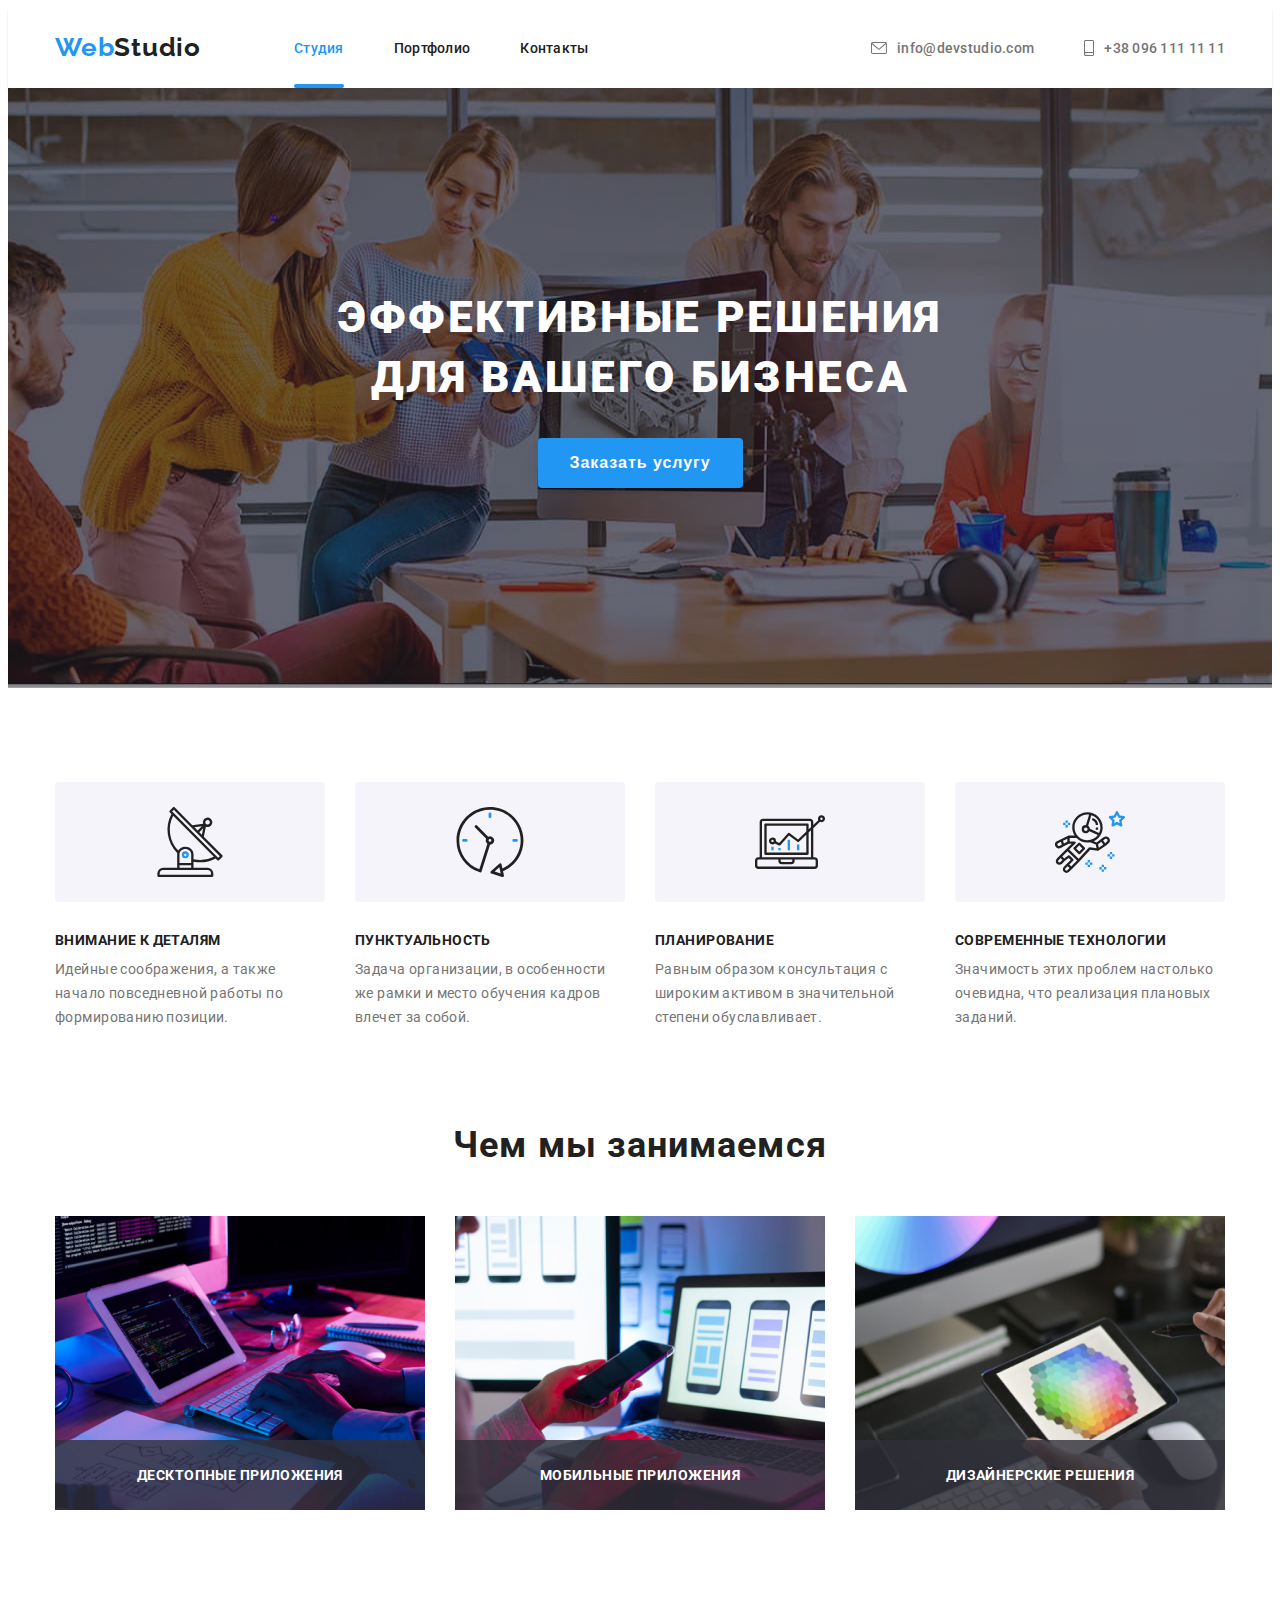
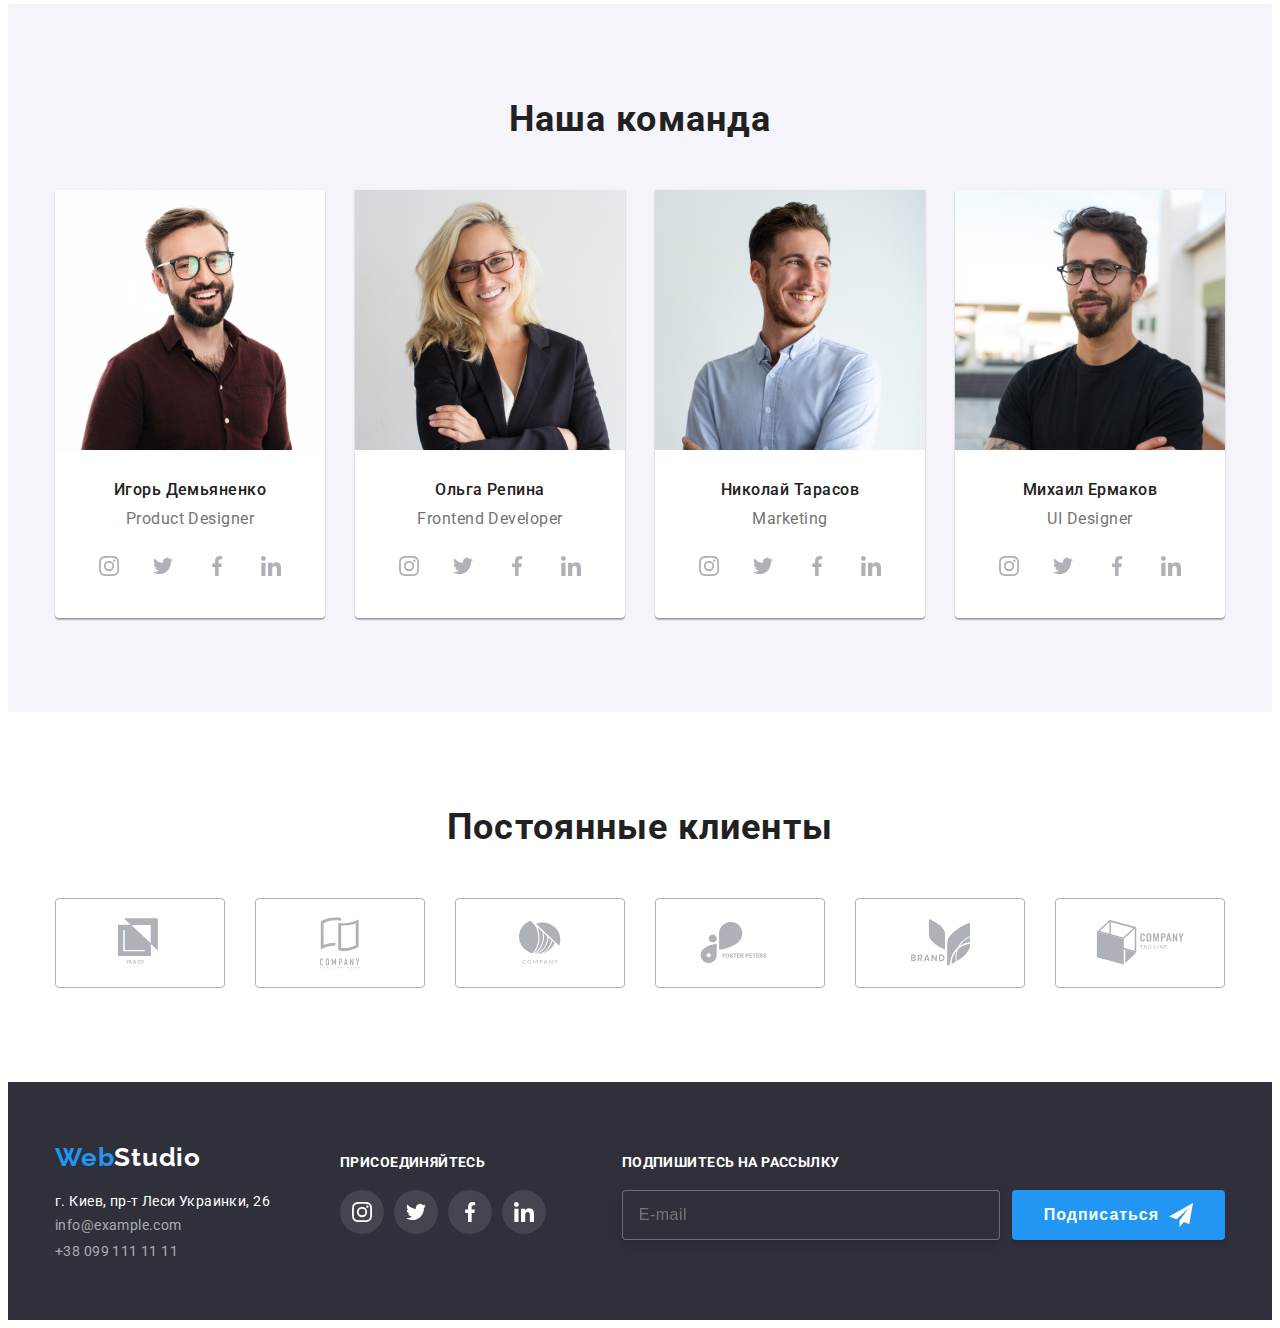
<file: index.html>
<!DOCTYPE html>
<html lang="en">
  <head>
    <meta charset="UTF-8" />
    <meta name="viewport" content="width=device-width, initial-scale=1.0" />
    <link
      rel="stylesheet"
      href="https://cdnjs.cloudflare.com/ajax/libs/modern-normalize/1.0.0/modern-normalize.min.css"
      integrity="sha512-ISS7cAi1PEhQ8jnbJpJZMd29NlhNj4AWYyLOSp2CE/CsHxTCu+r+t0D2yoJudVrd0/8fTVPUVDzY5Tvli75u/g=="
      crossorigin="anonymous"
    />
    <link rel="stylesheet" href="./css/main.min.css" />
    <link rel="preconnect" href="https://fonts.gstatic.com" />
    <link
      href="https://fonts.googleapis.com/css2?family=Raleway:wght@700&family=Roboto:wght@400;500;700;900&display=swap"
      rel="stylesheet"
    />
    <title>Студия</title>
    <link rel="shortcut icon" href="./img/title-icon.svg" />
  </head>
  <body>
    <!--Шапка сайта-->
    <header class="page-header">
      <div class="container main-nav">
        <nav class="main-nav">
          <a href="./index.html" class="logo"><span>Web</span>Studio</a>
          <ul class="site-nav">
            <li class="item">
              <a href="./index.html" class="link current">Студия</a>
            </li>
            <li class="item">
              <a href="./portfolio.html" class="link">Портфолио</a>
            </li>
            <li class="item">
              <a href="#" class="link">Контакты</a>
            </li>
          </ul>
        </nav>
        <ul class="contacts">
          <li class="item">
            <a href="mailto:info@devstudio.com" class="mail">
              <svg class="mail-icon">
                <use href="./img/symbol-defs2.svg#envelope"></use>
              </svg>
              info@devstudio.com</a
            >
          </li>
          <li class="item">
            <a href="tel:+380961111111" class="tel">
              <svg class="tel-icon">
                <use href="./img/symbol-defs2.svg#smartphone"></use></svg
              >+38 096 111 11 11</a
            >
          </li>
        </ul>
      </div>
    </header>
    <main>
      <!--Герой-->
      <section class="hero">
        <h1>
          Эффективные решения<br />
          для вашего бизнеса
        </h1>
        <div><button data-modal-open class="btn">Заказать услугу</button></div>
      </section>
      <!--Особенности-->
      <section class="specials">
        <div class="container">
          <h2>Особенности</h2>
          <ul class="specials-list">
            <li class="item antena">
              <h3>Внимание к деталям</h3>
              <p>
                Идейные соображения, а также начало повседневной работы по
                формированию позиции.
              </p>
            </li>
            <li class="item clock">
              <h3>Пунктуальность</h3>
              <p>
                Задача организации, в особенности же рамки и место обучения
                кадров влечет за собой.
              </p>
            </li>
            <li class="item diagramma">
              <h3>Планирование</h3>
              <p>
                Равным образом консультация с широким активом в значительной
                степени обуславливает.
              </p>
            </li>
            <li class="item astranavt">
              <h3>Современные технологии</h3>
              <p>
                Значимость этих проблем настолько очевидна, что реализация
                плановых заданий.
              </p>
            </li>
          </ul>
        </div>
      </section>
      <!--Чем мы занимаемся-->
      <section class="whatwedo">
        <div class="container">
          <h2>Чем мы занимаемся</h2>
          <ul class="whatwedo-list">
            <li class="item">
              <img src="./img/workphoto1.png" alt="workphoto1" width="370" />
              <h3>Десктопные приложения</h3>
            </li>
            <li class="item">
              <img src="./img/workphoto2.png" alt="workphoto2" width="370" />
              <h3>Мобильные приложения</h3>
            </li>
            <li class="item">
              <img src="./img/workphoto3.png" alt="workphoto3" width="370" />
              <h3>Дизайнерские решения</h3>
            </li>
          </ul>
        </div>
      </section>
      <!--Наша команда-->
      <section class="team">
        <div class="container">
          <h2>Наша команда</h2>
          <ul class="team-list">
            <li class="item">
              <img
                src="./img/teamcard1.jpg"
                alt="Фото Игорь Демьяненко"
                width="270"
              />
              <div class="item-name">
                <h3>Игорь Демьяненко</h3>
                <p>Product Designer</p>
              </div>
              <ul class="social-links">
                <li class="links">
                  <a href="#">
                    <svg class="icon">
                      <use href="./img/symbol-defs2.svg#instagram-2"></use>
                    </svg>
                  </a>
                </li>
                <li class="links">
                  <a href="#">
                    <svg class="icon">
                      <use href="./img/symbol-defs2.svg#twitter-1"></use>
                    </svg>
                  </a>
                </li>
                <li class="links">
                  <a href="#">
                    <svg class="icon">
                      <use href="./img/symbol-defs2.svg#facebook-1"></use>
                    </svg>
                  </a>
                </li>
                <li class="links">
                  <a href="#">
                    <svg class="icon">
                      <use href="./img/symbol-defs2.svg#linkedin-1"></use></svg
                  ></a>
                </li>
              </ul>
            </li>
            <li class="item">
              <img
                src="./img/teamcard2.jpg"
                alt="Фото Ольга Репина"
                width="270"
              />
              <div class="item-name">
                <h3>Ольга Репина</h3>
                <p>Frontend Developer</p>
              </div>
              <ul class="social-links">
                <li class="links">
                  <a href="#">
                    <svg class="icon">
                      <use href="./img/symbol-defs2.svg#instagram-2"></use>
                    </svg>
                  </a>
                </li>
                <li class="links">
                  <a href="#">
                    <svg class="icon">
                      <use href="./img/symbol-defs2.svg#twitter-1"></use>
                    </svg>
                  </a>
                </li>
                <li class="links">
                  <a href="#">
                    <svg class="icon">
                      <use href="./img/symbol-defs2.svg#facebook-1"></use>
                    </svg>
                  </a>
                </li>
                <li class="links">
                  <a href="#">
                    <svg class="icon">
                      <use href="./img/symbol-defs2.svg#linkedin-1"></use></svg
                  ></a>
                </li>
              </ul>
            </li>
            <li class="item">
              <img
                src="./img/teamcard3.jpg"
                alt="Фото Николай Тарасов"
                width="270"
              />
              <div class="item-name">
                <h3>Николай Тарасов</h3>
                <p>Marketing</p>
              </div>
              <ul class="social-links">
                <li class="links">
                  <a href="#">
                    <svg class="icon">
                      <use href="./img/symbol-defs2.svg#instagram-2"></use>
                    </svg>
                  </a>
                </li>
                <li class="links">
                  <a href="#">
                    <svg class="icon">
                      <use href="./img/symbol-defs2.svg#twitter-1"></use>
                    </svg>
                  </a>
                </li>
                <li class="links">
                  <a href="#">
                    <svg class="icon">
                      <use href="./img/symbol-defs2.svg#facebook-1"></use>
                    </svg>
                  </a>
                </li>
                <li class="links">
                  <a href="#">
                    <svg class="icon">
                      <use href="./img/symbol-defs2.svg#linkedin-1"></use></svg
                  ></a>
                </li>
              </ul>
            </li>
            <li class="item">
              <img
                src="./img/teamcard4.jpg"
                alt="Фото Михаил Ермаков"
                width="270"
              />
              <div class="item-name">
                <h3>Михаил Ермаков</h3>
                <p>UI Designer</p>
              </div>
              <ul class="social-links">
                <li class="links">
                  <a href="#">
                    <svg class="icon">
                      <use href="./img/symbol-defs2.svg#instagram-2"></use>
                    </svg>
                  </a>
                </li>
                <li class="links">
                  <a href="#">
                    <svg class="icon">
                      <use href="./img/symbol-defs2.svg#twitter-1"></use>
                    </svg>
                  </a>
                </li>
                <li class="links">
                  <a href="#">
                    <svg class="icon">
                      <use href="./img/symbol-defs2.svg#facebook-1"></use>
                    </svg>
                  </a>
                </li>
                <li class="links">
                  <a href="#">
                    <svg class="icon">
                      <use href="./img/symbol-defs2.svg#linkedin-1"></use></svg
                  ></a>
                </li>
              </ul>
            </li>
          </ul>
        </div>
      </section>
      <!--Постоянные клиенты-->
      <section class="clients">
        <div class="container">
          <h2>Постоянные клиенты</h2>
          <ul class="clients-list">
            <li class="item">
              <a href="#">
                <svg class="logo1">
                  <use href="./img/symbol-defs2.svg#logo-1"></use>
                </svg>
              </a>
            </li>
            <li class="item">
              <a href="#">
                <svg class="logo2">
                  <use href="./img/symbol-defs2.svg#logo-2"></use>
                </svg>
              </a>
            </li>
            <li class="item">
              <a href="#">
                <svg class="logo3">
                  <use href="./img/symbol-defs2.svg#logo-3"></use>
                </svg>
              </a>
            </li>
            <li class="item">
              <a href="#">
                <svg class="logo4">
                  <use href="./img/symbol-defs2.svg#logo-4"></use>
                </svg>
              </a>
            </li>
            <li class="item">
              <a href="#">
                <svg class="logo5">
                  <use href="./img/symbol-defs2.svg#logo-5"></use>
                </svg>
              </a>
            </li>
            <li class="item">
              <a href="#">
                <svg class="logo6">
                  <use href="./img/symbol-defs2.svg#logo-6"></use>
                </svg>
              </a>
            </li>
          </ul>
        </div>
      </section>
    </main>
    <footer class="footer">
      <div class="container">
        <!--Информация-->
        <div>
          <a href="./index.html" class="logo"><span>Web</span>Studio</a>
          <address>
            <p>г. Киев, пр-т Леси Украинки, 26</p>
            <ul>
              <li>
                <a href="mailto:info@example.com" class="address-mail"
                  >info@example.com</a
                >
              </li>
              <li>
                <a href="tel:+380991111111""
                  >+38 099 111 11 11</a
                >
              </li>
            </ul>
          </address>
        </div>
        <!--Соц.сети-->
        <div class="join-webs">
          <h3>присоединяйтесь</h3>
          <ul class="social-links">
            <li class="links">
              <a href="#">
                <svg class="icon">
                  <use href="./img/symbol-defs2.svg#instagram-2"></use>
                </svg>
              </a>
            </li>
            <li class="links">
              <a href="#">
                <svg class="icon">
                  <use href="./img/symbol-defs2.svg#twitter-1"></use>
                </svg>
              </a>
            </li>
            <li class="links">
              <a href="#">
                <svg class="icon">
                  <use href="./img/symbol-defs2.svg#facebook-1"></use>
                </svg>
              </a>
            </li>
            <li class="links">
              <a href="#">
                <svg class="icon">
                  <use href="./img/symbol-defs2.svg#linkedin-1"></use></svg
              ></a>
            </li>
          </ul>
        </div>
        <!--Рассылка-->
        <form class="footer-form" action="#">
          <label for="mail">Подпишитесь на рассылку</label>
          <div class="form-subs">
            <input
              class="footer-email"
              type="email"
              name="mail"
              id="mail"
              placeholder="E-mail"
            />
            <button type="submit" class="btn">
              Подписаться
              <svg class="airplane-icon">
                <use href="./img/icon-2.svg#airplane"></use>
              </svg>
            </button>
          </div>
        </form>
      </div>
    </footer>
    <div class="backdrop is-hidden" data-modal>
      <div class="data-modal">
        <button class="data-modal-close" data-modal-close>
          <svg class="close-black">
            <use href="./img/icon-2.svg#close-black"></use>
          </svg>
        </button>
        <form action="#" class="modal-form">
          <h3>Оставьте свои данные, мы вам перезвоним</h3>
          <label for="name">Имя</label>
          <div class="form-field">
            <svg class="input-icon">
              <use href="./img/icon-2.svg#person-black"></use>
            </svg>
            <input class="modal-input" type="text" id="name" name="name" />
          </div>
          <label for="tel">Телефон</label>
          <div class="form-field">
            <svg class="input-icon">
              <use href="./img/icon-2.svg#phone-black"></use>
            </svg>
            <input class="modal-input" type="tel" id="tel" name="telephone" />
          </div>
          <label for="email">Почта</label>
          <div class="form-field">
            <svg class="input-icon">
              <use href="./img/icon-2.svg#email-black"></use>
            </svg>
            <input class="modal-input" type="email" id="email" name="email" />
          </div>
          <label for="comment">Комментарий</label>
          <textarea
            class="comment"
            name="comment"
            id="comment"
            placeholder="Введите текст"
          ></textarea>
          <label class="modal-agreement">
            <input type="checkbox" name="agree" class="checkbox" />
            <span class="icon-check"></span>
            <span>Соглашаюсь с рассылкой и принимаю</span>
            <a href="#">Условия договора</a>
          </label>
          <button type="submit" class="btn-modal btn">Отправить</button>
        </form>
      </div>
    </div>
    <script src="./js/modal.js"></script>
  </body>
</html>
</file>
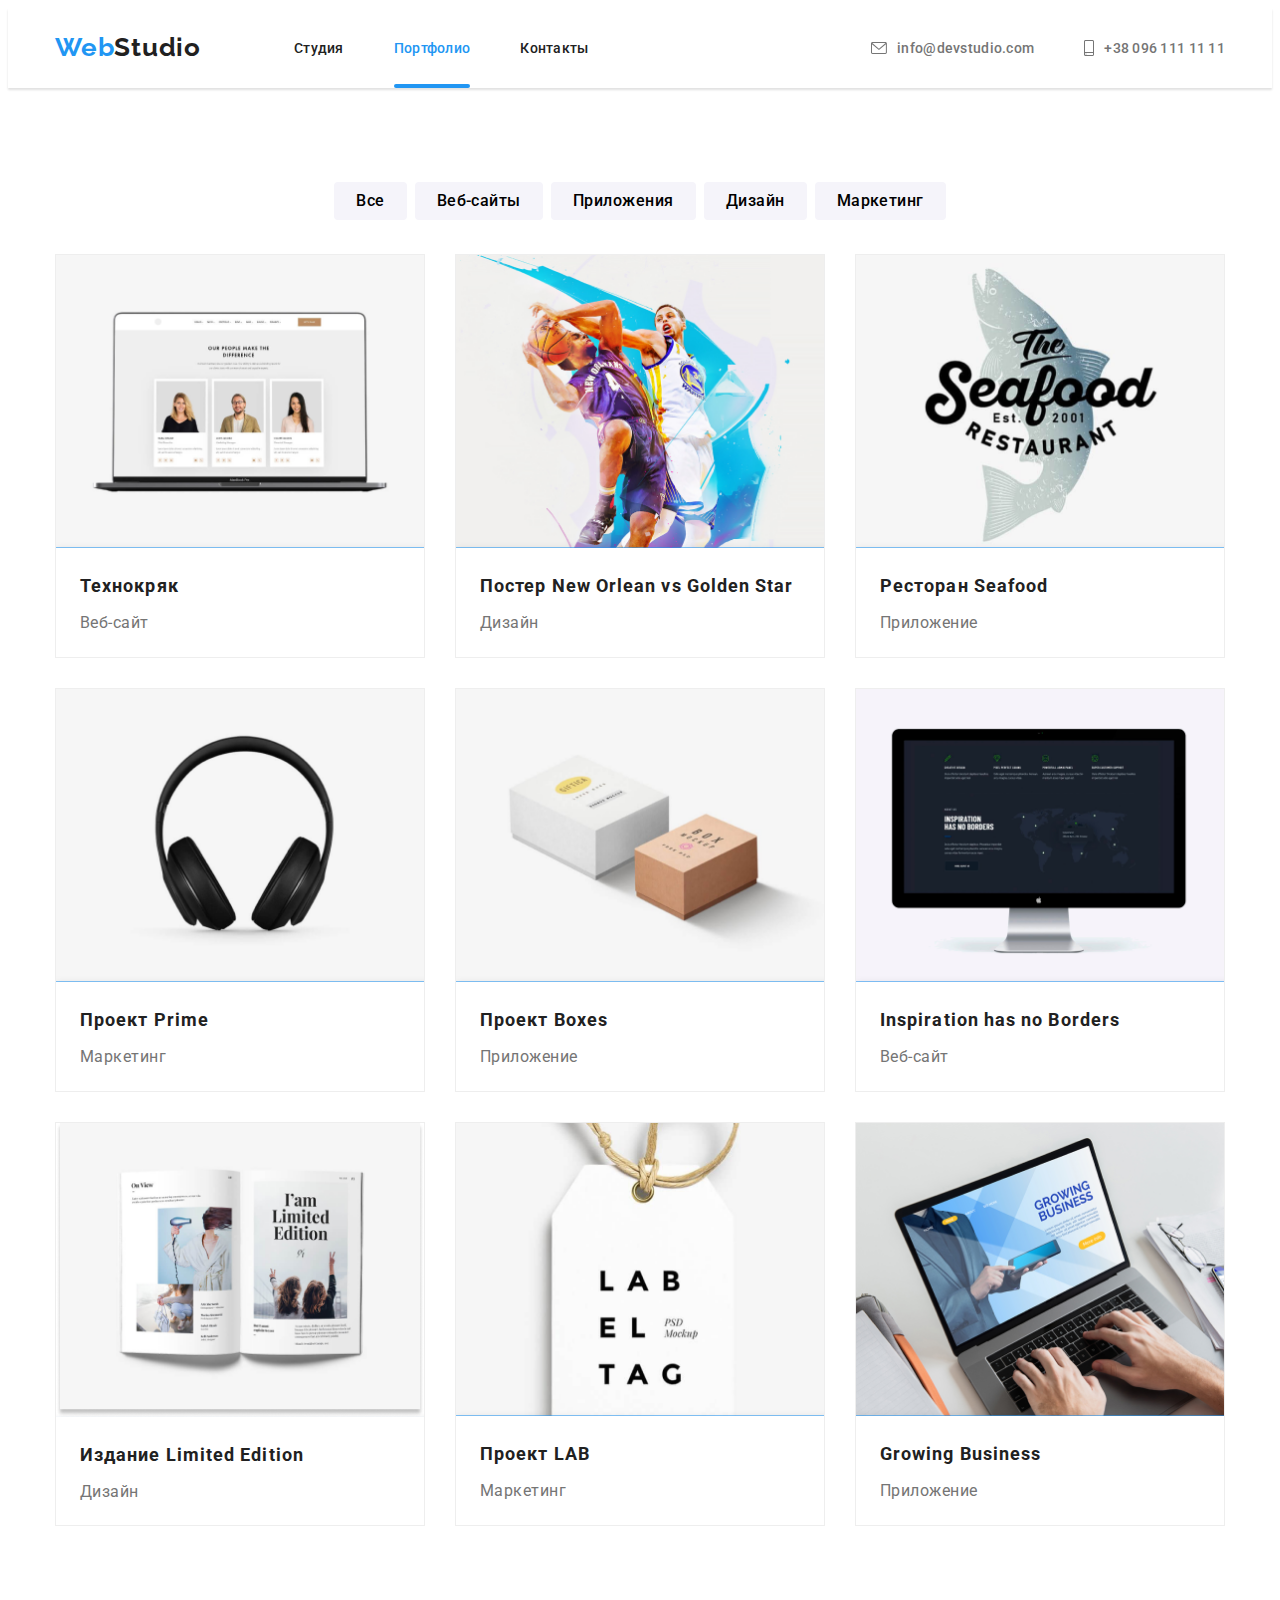
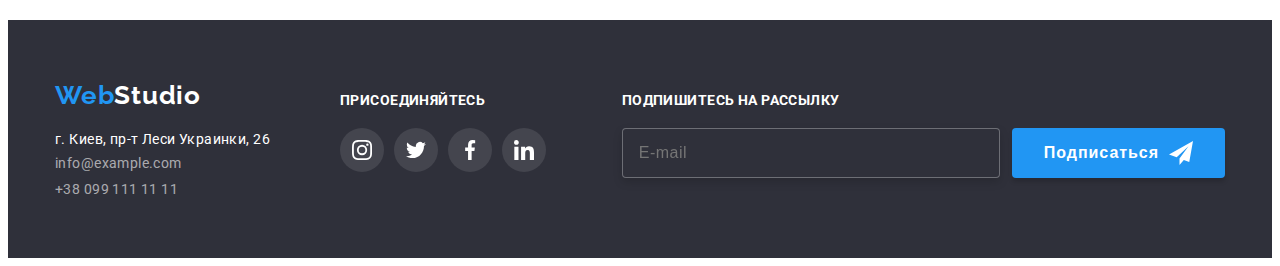
<file: portfolio.html>
<!DOCTYPE html>
<html lang="en">
  <head>
    <meta charset="UTF-8" />
    <meta name="viewport" content="width=device-width, initial-scale=1.0" />
    <link
      rel="stylesheet"
      href="https://cdnjs.cloudflare.com/ajax/libs/modern-normalize/1.0.0/modern-normalize.min.css"
      integrity="sha512-ISS7cAi1PEhQ8jnbJpJZMd29NlhNj4AWYyLOSp2CE/CsHxTCu+r+t0D2yoJudVrd0/8fTVPUVDzY5Tvli75u/g=="
      crossorigin="anonymous"
    />
    <link rel="stylesheet" href="./css/main.min.css" />
    <link rel="preconnect" href="https://fonts.gstatic.com" />
    <link
      href="https://fonts.googleapis.com/css2?family=Raleway:wght@700&family=Roboto:wght@400;500;700;900&display=swap"
      rel="stylesheet"
    />
    <title>Порфолио</title>
    <link rel="shortcut icon" href="./img/title-icon.svg" />
  </head>
  <body>
    <header class="page-header">
      <div class="container main-nav">
        <nav class="main-nav">
          <a href="./index.html" class="logo"><span>Web</span>Studio</a>
          <ul class="site-nav list">
            <li class="item">
              <a href="./index.html" class="link">Студия</a>
            </li>
            <li class="item">
              <a href="./portfolio.html" class="link current">Портфолио</a>
            </li>
            <li class="item">
              <a href="#" class="main-nav-contacts link">Контакты</a>
            </li>
          </ul>
        </nav>
        <ul class="contacts">
          <li class="item">
            <a href="mailto:info@devstudio.com" class="mail">
              <svg class="mail-icon">
                <use href="./img/symbol-defs2.svg#envelope"></use>
              </svg>
              info@devstudio.com</a
            >
          </li>
          <li class="item">
            <a href="tel:+380961111111" class="tel">
              <svg class="tel-icon">
                <use href="./img/symbol-defs2.svg#smartphone"></use></svg
              >+38 096 111 11 11</a
            >
          </li>
        </ul>
      </div>
    </header>
    <main>
      <section class="portfolio-main">
        <div class="sort container">
          <ul class="sort-list">
            <li class="item">
              <button>Все</button>
            </li>
            <li class="item">
              <button>Веб-сайты</button>
            </li>
            <li class="item">
              <button>Приложения</button>
            </li>
            <li class="item">
              <button>Дизайн</button>
            </li>
            <li class="item">
              <button>Маркетинг</button>
            </li>
          </ul>
        </div>
        <div class="cards container">
          <ul class="cards-list">
            <li class="item">
              <a href="#">
                <div>
                  <div class="img-overlay">
                    <img src="./img/card1.png" alt="Фото проекта" width="370" />
                    <div class="overlay">
                      <p>
                        Технокряк это современная площадка распространения
                        коронавируса. Компании используют эту платформу для
                        цифрового шпионажа и атак на защищённые сервера
                        конкурентов.
                      </p>
                    </div>
                  </div>
                  <div class="item-name">
                    <h3 class="cards-name">Технокряк</h3>
                    <p class="cards-sort">Веб-сайт</p>
                  </div>
                </div>
              </a>
            </li>
            <li class="item">
              <a href="#">
                <div>
                  <div class="img-overlay">
                    <img src="./img/card2.png" alt="Фото проекта" width="370" />
                    <div class="overlay">
                      <p>
                        Технокряк это современная площадка распространения
                        коронавируса. Компании используют эту платформу для
                        цифрового шпионажа и атак на защищённые сервера
                        конкурентов.
                      </p>
                    </div>
                  </div>
                  <div class="item-name">
                    <h3 class="cards-name">Постер New Orlean vs Golden Star</h3>
                    <p class="cards-sort">Дизайн</p>
                  </div>
                </div>
              </a>
            </li>
            <li class="item">
              <a href="#">
                <div>
                  <div class="img-overlay">
                    <img src="./img/card3.png" alt="Фото проекта" width="370" />
                    <div class="overlay">
                      <p>
                        Технокряк это современная площадка распространения
                        коронавируса. Компании используют эту платформу для
                        цифрового шпионажа и атак на защищённые сервера
                        конкурентов.
                      </p>
                    </div>
                  </div>
                  <div class="item-name">
                    <h3 class="cards-name">Ресторан Seafood</h3>
                    <p class="cards-sort">Приложение</p>
                  </div>
                </div>
              </a>
            </li>
            <li class="item">
              <a href="#">
                <div>
                  <div class="img-overlay">
                    <img src="./img/card4.png" alt="Фото проекта" width="370" />
                    <div class="overlay">
                      <p>
                        Технокряк это современная площадка распространения
                        коронавируса. Компании используют эту платформу для
                        цифрового шпионажа и атак на защищённые сервера
                        конкурентов.
                      </p>
                    </div>
                  </div>
                  <div class="item-name">
                    <h3 class="cards-name">Проект Prime</h3>
                    <p class="cards-sort">Маркетинг</p>
                  </div>
                </div>
              </a>
            </li>
            <li class="item">
              <a href="#">
                <div>
                  <div class="img-overlay">
                    <img src="./img/card5.png" alt="Фото проекта" width="370" />
                    <div class="overlay">
                      <p>
                        Технокряк это современная площадка распространения
                        коронавируса. Компании используют эту платформу для
                        цифрового шпионажа и атак на защищённые сервера
                        конкурентов.
                      </p>
                    </div>
                  </div>
                  <div class="item-name">
                    <h3 class="cards-name">Проект Boxes</h3>
                    <p class="cards-sort">Приложение</p>
                  </div>
                </div>
              </a>
            </li>
            <li class="item">
              <a href="#">
                <div>
                  <div class="img-overlay">
                    <img src="./img/card6.png" alt="Фото проекта" width="370" />
                    <div class="overlay">
                      <p>
                        Технокряк это современная площадка распространения
                        коронавируса. Компании используют эту платформу для
                        цифрового шпионажа и атак на защищённые сервера
                        конкурентов.
                      </p>
                    </div>
                  </div>
                  <div class="item-name">
                    <h3 class="cards-name">Inspiration has no Borders</h3>
                    <p class="cards-sort">Веб-сайт</p>
                  </div>
                </div>
              </a>
            </li>
            <li class="item">
              <a href="#">
                <div>
                  <div class="img-overlay">
                    <img src="./img/card7.png" alt="Фото проекта" width="370" />
                    <div class="overlay">
                      <p>
                        Технокряк это современная площадка распространения
                        коронавируса. Компании используют эту платформу для
                        цифрового шпионажа и атак на защищённые сервера
                        конкурентов.
                      </p>
                    </div>
                  </div>
                  <div class="item-name">
                    <h3 class="cards-name">Издание Limited Edition</h3>
                    <p class="cards-sort">Дизайн</p>
                  </div>
                </div>
              </a>
            </li>
            <li class="item">
              <a href="#">
                <div>
                  <div class="img-overlay">
                    <img src="./img/card8.png" alt="Фото проекта" width="370" />
                    <div class="overlay">
                      <p>
                        Технокряк это современная площадка распространения
                        коронавируса. Компании используют эту платформу для
                        цифрового шпионажа и атак на защищённые сервера
                        конкурентов.
                      </p>
                    </div>
                  </div>
                  <div class="item-name">
                    <h3 class="cards-name">Проект LAB</h3>
                    <p class="cards-sort">Маркетинг</p>
                  </div>
                </div>
              </a>
            </li>
            <li class="item">
              <a href="#">
                <div>
                  <div class="img-overlay">
                    <img src="./img/card9.png" alt="Фото проекта" width="370" />
                    <div class="overlay">
                      <p>
                        Технокряк это современная площадка распространения
                        коронавируса. Компании используют эту платформу для
                        цифрового шпионажа и атак на защищённые сервера
                        конкурентов.
                      </p>
                    </div>
                  </div>
                  <div class="item-name">
                    <h3 class="cards-name">Growing Business</h3>
                    <p class="cards-sort">Приложение</p>
                  </div>
                </div>
              </a>
            </li>
          </ul>
        </div>
      </section>
    </main>
    <footer class="footer">
      <div class="container">
        <!--Информация-->
        <div>
          <a href="./index.html" class="logo"><span>Web</span>Studio</a>
          <address class="footer-address">
            <p>г. Киев, пр-т Леси Украинки, 26</p>
            <ul>
              <li>
                <a href="mailto:info@example.com" class="address-mail"
                  >info@example.com</a
                >
              </li>
              <li>
                <a href="tel:+380991111111" class="address-tel"
                  >+38 099 111 11 11</a
                >
              </li>
            </ul>
          </address>
        </div>
        <!--Соц.сети-->
        <div class="join-webs">
          <h3>присоединяйтесь</h3>
          <ul class="social-links">
            <li class="inst links">
              <a href="#">
                <svg class="inst-icon icon">
                  <use href="./img/symbol-defs2.svg#instagram-2"></use>
                </svg>
              </a>
            </li>
            <li class="twitter links">
              <a href="#">
                <svg class="twiter-icon icon">
                  <use href="./img/symbol-defs2.svg#twitter-1"></use>
                </svg>
              </a>
            </li>
            <li class="facebook links">
              <a href="#">
                <svg class="facebook-icon icon">
                  <use href="./img/symbol-defs2.svg#facebook-1"></use>
                </svg>
              </a>
            </li>
            <li class="linkedin links">
              <a href="#">
                <svg class="linkedin-icon icon">
                  <use href="./img/symbol-defs2.svg#linkedin-1"></use></svg
              ></a>
            </li>
          </ul>
        </div>
        <!--Рассылка-->
        <form class="footer-form" action="#">
          <label for="mail">Подпишитесь на рассылку</label>
          <div class="form-subs">
            <input
              class="footer-email"
              type="email"
              name="mail"
              id="mail"
              placeholder="E-mail"
            />
            <button type="submit" class="btn-subscribe btn">
              Подписаться
              <svg class="airplane-icon">
                <use href="./img/icon-2.svg#airplane"></use>
              </svg>
            </button>
          </div>
        </form>
      </div>
    </footer>
  </body>
</html>
</file>
<file: css/main.min.css>
body{font-family:Roboto, sans-serif;font-style:normal;text-decoration:none;color:#212121}img{display:block;max-width:100%;height:auto}nav,section,div,h1,h2,h3,h4,h5,h6,ul,li p{margin-bottom:0;margin-top:0}ul{list-style-type:none;margin-left:0;padding-left:0}body a{text-decoration:none}.container{margin-left:auto;margin-right:auto;width:1170px}a{color:#212121}.contacts a,.site-nav a,.btn,.clients-list a,.social-links a,.sort button,.cards-list .item,.overlay,.backdrop,.data-modal-close,.modal-form .comment,.modal-form .modal-input,.form-field .input-icon,.modal-agreement .icon-check{-webkit-transition-duration:250ms;transition-duration:250ms;-webkit-transition-timing-function:cubic-bezier(0.4, 0, 0.2, 1);transition-timing-function:cubic-bezier(0.4, 0, 0.2, 1)}.page-header{background-color:#ffffff;-webkit-box-shadow:0px 2px 2px rgba(0,0,0,0.12);box-shadow:0px 2px 2px rgba(0,0,0,0.12)}nav ul :hover{color:#2196f3;-webkit-filter:drop-shadow(0px 4px 4px rgba(0,0,0,0.25));filter:drop-shadow(0px 4px 4px rgba(0,0,0,0.25))}.main-nav{display:-webkit-box;display:-ms-flexbox;display:flex;-webkit-box-align:center;-ms-flex-align:center;align-items:center}.main-nav .item{position:relative}.contacts{display:-webkit-box;display:-ms-flexbox;display:flex;margin-left:auto}.contacts .item{display:-webkit-inline-box;display:-ms-inline-flexbox;display:inline-flex;-webkit-box-align:center;-ms-flex-align:center;align-items:center;font-weight:500;font-size:14px;line-height:16px;letter-spacing:0.02em}.contacts .item:not(:last-child){margin-right:50px}.contacts .mail{display:-webkit-inline-box;display:-ms-inline-flexbox;display:inline-flex;-webkit-box-align:center;-ms-flex-align:center;align-items:center}.contacts .tel{display:-webkit-inline-box;display:-ms-inline-flexbox;display:inline-flex;-webkit-box-align:center;-ms-flex-align:center;align-items:center}.contacts .mail-icon{height:12px;width:16px;margin-right:10px}.contacts .tel-icon{height:16px;width:10px;margin-right:10px}.contacts a{display:block;padding-top:32px;padding-bottom:32px;color:#757575;fill:currentColor}.contacts a:hover{color:#2196f3;fill:currentColor;-webkit-filter:drop-shadow(0px 4px 4px rgba(0,0,0,0.25));filter:drop-shadow(0px 4px 4px rgba(0,0,0,0.25))}.site-nav{display:-webkit-box;display:-ms-flexbox;display:flex;margin-left:93px}.site-nav .item:not(:last-child){margin-right:50px}.site-nav a{display:block;padding-top:32px;padding-bottom:32px;font-weight:500;font-size:14px;line-height:16.41px;letter-spacing:0.02em}.site-nav .link.current::after{display:block;position:absolute;left:0;bottom:0;content:"";width:100%;height:4px;border-radius:2px;background-color:#2196f3}.site-nav .link.current{color:#2196f3}.logo{padding-top:24px;padding-bottom:25px;font-family:Raleway;font-weight:700;font-size:26px;line-height:31px;letter-spacing:0.03em}.logo span{color:#2196f3}.hero{padding-top:200px;padding-bottom:200px;margin-left:auto;margin-right:auto;color:#ffffff;background-image:-webkit-gradient(linear, left top, left bottom, from(rgba(47,48,58,0.4)), to(rgba(47,48,58,0.4))),url(../img/fon.jpg);background-image:linear-gradient(rgba(47,48,58,0.4), rgba(47,48,58,0.4)),url(../img/fon.jpg);background-color:#c4c4c4;background-repeat:no-repeat;background-position:center;max-width:1600px}.hero>h1{font-weight:900;font-size:44px;line-height:1.36;text-align:center;letter-spacing:0.06em;text-transform:uppercase;margin-bottom:30px;margin-left:auto;margin-right:auto}.hero>div{text-align:center;margin-right:auto;margin-left:auto}.btn{padding:10px 32px;font-weight:700;font-size:16px;line-height:1.87;letter-spacing:0.06em;color:#ffffff;background:#2196f3;border:0px;border-radius:4px;-webkit-box-shadow:0px 4px 4px rgba(0,0,0,0.15);box-shadow:0px 4px 4px rgba(0,0,0,0.15)}.btn:hover,.btn:focus{background:#188ce8;cursor:pointer}.specials{padding-top:94px;padding-bottom:94px}.specials h2{display:none}.specials h3{font-weight:700;font-size:14px;line-height:16px;letter-spacing:0.03em;text-transform:uppercase;margin-bottom:10px}.specials p{font-size:14px;line-height:1.71;letter-spacing:0.03em;color:#757575}.specials-list{display:-webkit-box;display:-ms-flexbox;display:flex}.specials-list .item{display:block;width:270px}.specials-list .item:not(:last-child){margin-right:30px}.specials-list .item::before{content:"";display:block;background-color:#f5f4fa;height:120px;margin-bottom:30px;border-radius:4px;background-repeat:no-repeat;background-position:center}.specials-list .antena::before{background-image:url(../img/antenna1.svg)}.specials-list .clock::before{background-image:url(../img/clock1.svg)}.specials-list .diagramma::before{background-image:url(../img/diagram1.svg)}.specials-list .astranavt::before{background-image:url(../img/astronaut1.svg)}.clients{padding-bottom:94px;padding-top:94px}.clients h2{margin-bottom:50px;text-align:center;font-weight:700;font-size:36px;line-height:42px;letter-spacing:0.03em}.clients-list{display:-webkit-box;display:-ms-flexbox;display:flex;-webkit-box-align:center;-ms-flex-align:center;align-items:center;-webkit-box-pack:center;-ms-flex-pack:center;justify-content:center}.clients-list a{display:-webkit-box;display:-ms-flexbox;display:flex;-webkit-box-align:center;-ms-flex-align:center;align-items:center;-webkit-box-pack:center;-ms-flex-pack:center;justify-content:center;-webkit-box-sizing:border-box;box-sizing:border-box;padding-top:32px;padding-bottom:32px;height:90px;width:170px;color:#757575;border:1px solid #afb1b8;border-radius:4px;fill:#afb1b8}.clients-list a:hover{-webkit-filter:drop-shadow(0px 4px 4px rgba(0,0,0,0.25));filter:drop-shadow(0px 4px 4px rgba(0,0,0,0.25));fill:#2196f3;border:1px solid #2196f3}.clients-list .item:not(:last-child){margin-right:30px}.logo1{width:44px;height:49px}.logo2{width:40px;height:52px}.logo3{width:42px;height:51px}.logo4{width:80px;height:42px}.logo5{width:59px;height:47px}.logo6{width:89px;height:45px}.whatwedo{padding-bottom:94px}.whatwedo h2{margin-bottom:50px;font-weight:700;font-size:36px;line-height:42px;letter-spacing:0.03em;text-align:center}.whatwedo h3{position:absolute;left:0;bottom:0;width:100%;padding-top:27px;padding-bottom:27px;font-weight:700;font-size:14px;line-height:16px;text-align:center;letter-spacing:0.03em;text-transform:uppercase;color:#ffffff;background-color:rgba(47,48,58,0.8)}.whatwedo-list{display:-webkit-box;display:-ms-flexbox;display:flex}.whatwedo-list .item{display:block;position:relative}.whatwedo-list .item:not(:last-child){margin-right:30px}.team{padding-top:94px;padding-bottom:94px;text-align:center;background:#f5f4fa}.team h2{margin-bottom:50px;text-align:center;font-weight:700;font-size:36px;line-height:42px;letter-spacing:0.03em}.team h3{margin-bottom:10px;font-weight:500;font-size:16px;line-height:19px;letter-spacing:0.03em}.team p{font-size:16px;line-height:19px;letter-spacing:0.03em;color:#757575}.team-list{display:-webkit-box;display:-ms-flexbox;display:flex}.team-list .item{background:#ffffff;-webkit-box-shadow:0px 1px 3px rgba(0,0,0,0.12),0px 1px 1px rgba(0,0,0,0.14),0px 2px 1px rgba(0,0,0,0.2);box-shadow:0px 1px 3px rgba(0,0,0,0.12),0px 1px 1px rgba(0,0,0,0.14),0px 2px 1px rgba(0,0,0,0.2);border-radius:0px 0px 4px 4px}.team-list .item .item-name{padding-top:30px}.team-list .item:not(:last-child){margin-right:30px}.social-links{padding-top:16px;padding-bottom:30px;display:-webkit-box;display:-ms-flexbox;display:flex;-webkit-box-align:center;-ms-flex-align:center;align-items:center;-webkit-box-pack:center;-ms-flex-pack:center;justify-content:center}.social-links a{display:-webkit-box;display:-ms-flexbox;display:flex;-webkit-box-align:center;-ms-flex-align:center;align-items:center;-webkit-box-pack:center;-ms-flex-pack:center;justify-content:center;width:44px;height:44px;border-radius:50%;fill:#afb1b8}.social-links a:hover{background-color:#2196f3;fill:#ffffff}.social-links .icon{width:20px;height:20px}.social-links .links:not(:last-child){margin-right:10px}.footer .logo{display:block;margin-bottom:20px;padding:0;color:#ffffff}.footer .container{display:-webkit-box;display:-ms-flexbox;display:flex}footer{display:block;padding-top:60px;padding-bottom:60px;background:#2f303a}footer .social-links{padding-top:0;padding-bottom:0}footer .social-links a{background-color:rgba(255,255,255,0.1);fill:#ffffff}address p{margin-bottom:8px;font-size:14px;letter-spacing:0.03em;font-style:normal;color:#ffffff}address a{font-size:14px;letter-spacing:0.03em;font-style:normal;color:rgba(255,255,255,0.6)}address .address-mail{margin-bottom:8px;display:block}.join-webs h3,.footer-form label{padding-top:12px;margin-bottom:20px;font-size:14px;letter-spacing:0.03em;font-weight:700;line-height:16px;text-transform:uppercase;color:#ffffff}.join-webs{margin-left:70px}.footer-form{margin-left:auto;margin-right:0}.footer-form label{display:inline-block;padding-top:12px;margin-bottom:20px}.form-subs{display:-webkit-box;display:-ms-flexbox;display:flex}.form-subs .btn{display:-webkit-inline-box;display:-ms-inline-flexbox;display:inline-flex;-webkit-box-align:center;-ms-flex-align:center;align-items:center}.form-subs .btn .airplane-icon{margin-left:10px;width:24px;height:24px}.form-subs .footer-email{display:-webkit-box;display:-ms-flexbox;display:flex;-webkit-box-pack:center;-ms-flex-pack:center;justify-content:center;padding-left:16px;margin-right:12px;width:358px;border:1px solid rgba(255,255,255,0.3);border-radius:4px;font-size:16px;letter-spacing:0.03em;line-height:1.25;color:rgba(255,255,255,0.6);background-color:#2f303a;-webkit-filter:drop-shadow(0px 4px 4px rgba(0,0,0,0.15));filter:drop-shadow(0px 4px 4px rgba(0,0,0,0.15))}.sort{padding-top:94px;padding-bottom:34px}.sort button{text-align:center;padding-top:6px;padding-bottom:6px;padding-right:22px;padding-left:22px;background:#f5f4fa;border-radius:4px;border-color:#f5f4fa;border-style:none;font-family:Roboto;font-weight:500;font-size:16px;line-height:1.62;letter-spacing:0.03em}.sort button:hover,.sort button:focus{background-color:#2196f3;-webkit-box-shadow:0px 3px 1px rgba(0,0,0,0.1),0px 1px 2px rgba(0,0,0,0.08),0px 2px 2px rgba(0,0,0,0.12);box-shadow:0px 3px 1px rgba(0,0,0,0.1),0px 1px 2px rgba(0,0,0,0.08),0px 2px 2px rgba(0,0,0,0.12);border-radius:4px;color:#ffffff;text-shadow:0px 4px 4px rgba(0,0,0,0.25)}.sort-list{display:-webkit-box;display:-ms-flexbox;display:flex;-webkit-box-pack:center;-ms-flex-pack:center;justify-content:center}.sort-list .item:not(:last-child){margin-right:8px}.cards{padding-bottom:94px}.cards-sort{font-size:16px;line-height:1.87;letter-spacing:0.03em;color:#757575}.cards-name{font-weight:700;font-size:18px;line-height:2;letter-spacing:0.06em;margin-bottom:4px}.cards-list{display:-webkit-box;display:-ms-flexbox;display:flex;-ms-flex-wrap:wrap;flex-wrap:wrap}.cards-list .item{width:calc((100% - 60px) / 3);height:404px;background:#ffffff;border:1px solid #eeeeee;-webkit-box-sizing:border-box;box-sizing:border-box;margin-right:30px;margin-bottom:30px}.cards-list .item:nth-child(3n){margin-right:0}.cards-list .item:nth-last-child(-n+3){margin-bottom:0}.cards-list .item-name{padding:20px 24px}.cards-list .item:hover{-webkit-filter:drop-shadow(0px 4px 4px rgba(0,0,0,0.25));filter:drop-shadow(0px 4px 4px rgba(0,0,0,0.25))}.cards-list .item:hover .overlay{-webkit-transform:translateY(0);transform:translateY(0)}.overlay{position:absolute;display:-webkit-box;display:-ms-flexbox;display:flex;-webkit-box-align:center;-ms-flex-align:center;align-items:center;justify-items:center;top:0;left:0;width:100%;height:100%;background-color:rgba(33,150,243,0.9);-webkit-filter:drop-shadow(0px 4px 4px rgba(0,0,0,0.25));filter:drop-shadow(0px 4px 4px rgba(0,0,0,0.25));padding-left:24px;padding-right:24px;font-size:18px;line-height:1.56;letter-spacing:0.03em;color:#ffffff;-webkit-transform:translateY(100%);transform:translateY(100%)}.img-overlay{position:relative;overflow:hidden}.backdrop{position:fixed;width:100%;height:100%;top:0;left:0;background:rgba(0,0,0,0.2)}.backdrop.is-hidden{opacity:0;pointer-events:none}.data-modal{position:absolute;top:50%;left:50%;-webkit-transform:translate(-50%, -50%);transform:translate(-50%, -50%);background-color:#ffffff;-webkit-box-shadow:0px 1px 3px rgba(0,0,0,0.12),0px 1px 1px rgba(0,0,0,0.14),0px 2px 1px rgba(0,0,0,0.2);box-shadow:0px 1px 3px rgba(0,0,0,0.12),0px 1px 1px rgba(0,0,0,0.14),0px 2px 1px rgba(0,0,0,0.2);border-radius:4px}.data-modal-close{position:absolute;top:8px;right:8px;width:30px;height:30px;border:0;border-radius:50%;border:1px solid rgba(0,0,0,0.1);padding:0;display:-webkit-box;display:-ms-flexbox;display:flex;-webkit-box-align:center;-ms-flex-align:center;align-items:center;-webkit-box-pack:center;-ms-flex-pack:center;justify-content:center}.data-modal-close:hover{fill:#2196f3;cursor:pointer}.data-modal-close .close-black{height:18px;width:18px}.modal-form{padding:40px}.modal-form *{display:block}.modal-form h3{text-align:center;margin-bottom:12px}.modal-form .comment{resize:none;width:448px;height:120px;padding:12px 16px;margin-bottom:20px;border:1px solid rgba(33,33,33,0.2);-webkit-box-sizing:border-box;box-sizing:border-box;border-radius:4px;font-family:Roboto;font-size:12px;line-height:14px;letter-spacing:0.01em;color:rgba(117,117,117,0.5)}.modal-form .comment:hover{border:1px solid #2196f3;cursor:pointer}.modal-form label{font-size:12px;line-height:14px;letter-spacing:0.01em;color:#757575;padding-bottom:4px}.modal-form .modal-input{margin-bottom:10px;padding:0;padding-left:42px;width:100%;height:40px;border:1px solid rgba(33,33,33,0.2);border-radius:4px}.modal-form .modal-input:hover,.modal-form .modal-input:focus{border:1px solid #2196f3;cursor:pointer}.modal-form .btn-modal{margin-left:auto;margin-right:auto;margin-top:30px;padding:10px 56px;-webkit-box-sizing:border-box;box-sizing:border-box}.modal-form .modal-agreement{display:-webkit-box;display:-ms-flexbox;display:flex;-webkit-box-align:center;-ms-flex-align:center;align-items:center;padding:0;font-size:14px;letter-spacing:0.03em;line-height:1.71;color:#757575}.form-field{position:relative}.form-field:hover .input-icon,.form-field:focus-within .input-icon{fill:#2196f3}.form-field .input-icon{position:absolute;display:inline-block;top:50%;left:12px;-webkit-transform:translateY(-50%);transform:translateY(-50%);width:18px;height:18px}.modal-agreement .icon-check{display:inline-block;width:16px;height:15px;border:1px solid #212121;border-radius:2px;margin-right:8.38px}.modal-agreement a{margin-left:4px;font-size:14px;line-height:1.71;letter-spacing:0.03em;-webkit-text-decoration-line:underline;text-decoration-line:underline;color:#2196f3}.checkbox{-webkit-appearance:none;-moz-appearance:none;appearance:none;position:absolute}.checkbox:checked+.icon-check{background-image:url(../img/icon-check.svg);background-size:contain;background-color:#2196f3;border-color:#2196f3;background-origin:border-box}
/*# sourceMappingURL=main.min.css.map */
</file>
